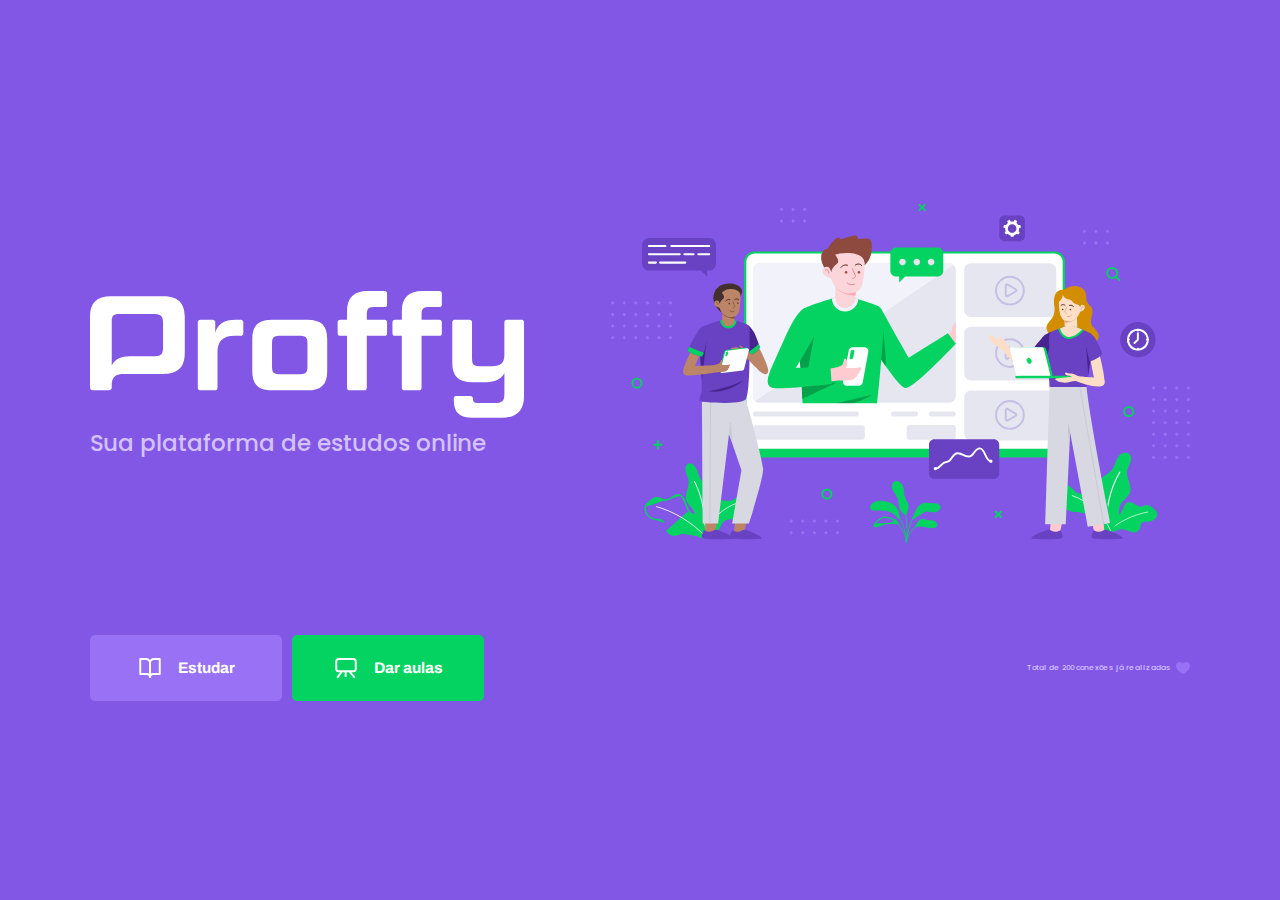
<file: index.html>
<!DOCTYPE html>
<html lang="pt_br">
<head>
    <meta charset="UTF-8">
    <meta name="viewport" content="width=device-width, initial-scale=1.0">
    <title>Proffy | Sua plataforma de estudos online.</title>
    <link rel="stylesheet" href="css/main.css">
    <link rel="stylesheet" href="css/partials/page-landing.css">
    <link href="https://fonts.googleapis.com/css2?family=Archivo:wght@400;700&amp;family=Poppins:wght@400;600&amp;display=swap" rel="stylesheet">
</head>
<body id="page-landing">
    <div id="container">
    <div class="logo-container">
        <img src="images/logo.svg" alt="Proffy" srcset="">
        <h2>Sua plataforma de estudos online</h2>
    </div>
    <img class="hero-image" src="/images/landing.svg" alt="Plataformas de estudos" srcset="">
    
    <div class="buttons-container">
        <a class="study" href="/study.html">
        <img src="/images/icons/study.svg" alt="Estudar" srcset="">
        Estudar
        </a>

        <a class="give-classes" href="/study.html">
            <img src="/images/icons/give-classes.svg" alt="Dar aulas" srcset="">
            Dar aulas
            </a>
    </div>

    <p class="total-connections">
        Total de 200 conexōes já realizadas
        <img src="/images/icons/purple-heart.svg" alt="Coração roxo" srcset="">
    </p>
</div>

</body>
</html>
</file>
<file: css/main.css>
:root {
    --color-background: #F0F0F7;
    --color-primary-lighter: #9871F5;
    --color-primary-light: #916BEA;
    --color-primary: #8257E5;
    --color-primary-dark: #774DD6;
    --color-primary-darker: #6842c2;
    --color-secondary: #04D361;
    --color-secondary-dark: #04BF58;
    --color-title-in-primary: #FFFFFF;
    --color-text-in-primary: #D4C2FF;
    --color-text-title: #32264D;
    --color-text-complement: #9C98A6;
    --color-text-base: #6A6180;
    --color-line-in-white: #E6E6F0;
    --color-input-background: #F8F8FC;
    --color-button-text: #FFFFFF;
    --color-box-base: #FFFFFF;
    --color-box-footer: #FAFAFC;
    --color-small-info: #C1BCCC;
    font-size: 60%; /* controle das medidas rem */
}
*{
    margin: 0;
    padding: 0;
    box-sizing: border-box;
}
body{
    height: 100vh;
    display: flex;
    align-items: center;
    justify-content: center;
}
body, input, button, textarea{
    font: 500 1.6rem Poppins;
    color: var(--color-text-base);
}
#container{
    width: 90vw;
    max-width: 700px;

}
@media (min-widht: 700px){
    :root{
        font-size: 62.5%;
    }
}
</file>
<file: css/partials/page-landing.css>
#page-landing{
    background: var(--color-primary);
}
#page-landing #container{
    color: var(--color-text-in-primary);
}
.logo-container img{
    height: 10rem;
}
.logo-container{
    text-align: center;
    margin-bottom: 3.2rem;
}
.logo-container h2{
    font-weight: 500;
    font-size: 3.6rem ;
    line-height: 4.5rem;
    margin-top: 0.8rem;
}
.hero-image{
    width: 100%;
}
.buttons-container{
    display: flex;
    justify-content: center;
    margin: 3.2rem 0;
}
.buttons-container a{
    width: 30rem;
    height: 10.2rem;

    border-radius: 0.8rem;
    margin-right: 1.6rem;

    font: 700 2.4rem Archivo;
    display: flex;
    align-items: center;
    justify-content: center;
    text-decoration: none;
    color: var(--color-button-text);
    transition: background 0.2s;
}
.buttons-container a img{
    width: 4rem;
    margin-right: 2.4rem;
}
.buttons-container a.study{
    background: var(--color-primary-lighter);
}
.buttons-container a.study:hover{
    background: var(--color-primary-light);
}
.buttons-container a.give-classes{
    background: var(--color-secondary);
    margin-right: 0rem;
}
.buttons-container a.give-classes:hover{
    background: var(--color-secondary-dark);
}
.total-connections{
    font-size: 1.8rem;
    display: flex;
    align-items: center;
    justify-content: center;
}
.total-connections img{
    margin-left: 0.8rem;
}
@media (min-width: 699px){
    :root{
        font-size: 40%;
    }
}
@media (min-width: 1100px){
    #page-landing #container{
        max-width: 1100px;
        display: grid;
        grid-template-columns: 2fr 1fr 2fr;
        grid-template-rows: 350px 1fr;
        grid-template-areas: 
        "proffy image image"
        "button button texting";
        column-gap: 87px;
        row-gap: 86px;
    }
    .logo-container{
        grid-area: proffy;
        text-align: initial;
        align-self: center;
        margin: 0;
    }
    .logo-container img{
        height: 127px;
    }
    .hero-image{
        grid-area: image;
        height: 350px;
    }
    .buttons-container{
        grid-area: button;
        justify-content: flex-start;
        margin: 0;
    }
    .total-connections{
        grid-area: texting;
        justify-self: end;
        font-size: 1.2rem;
    }

}
</file>
